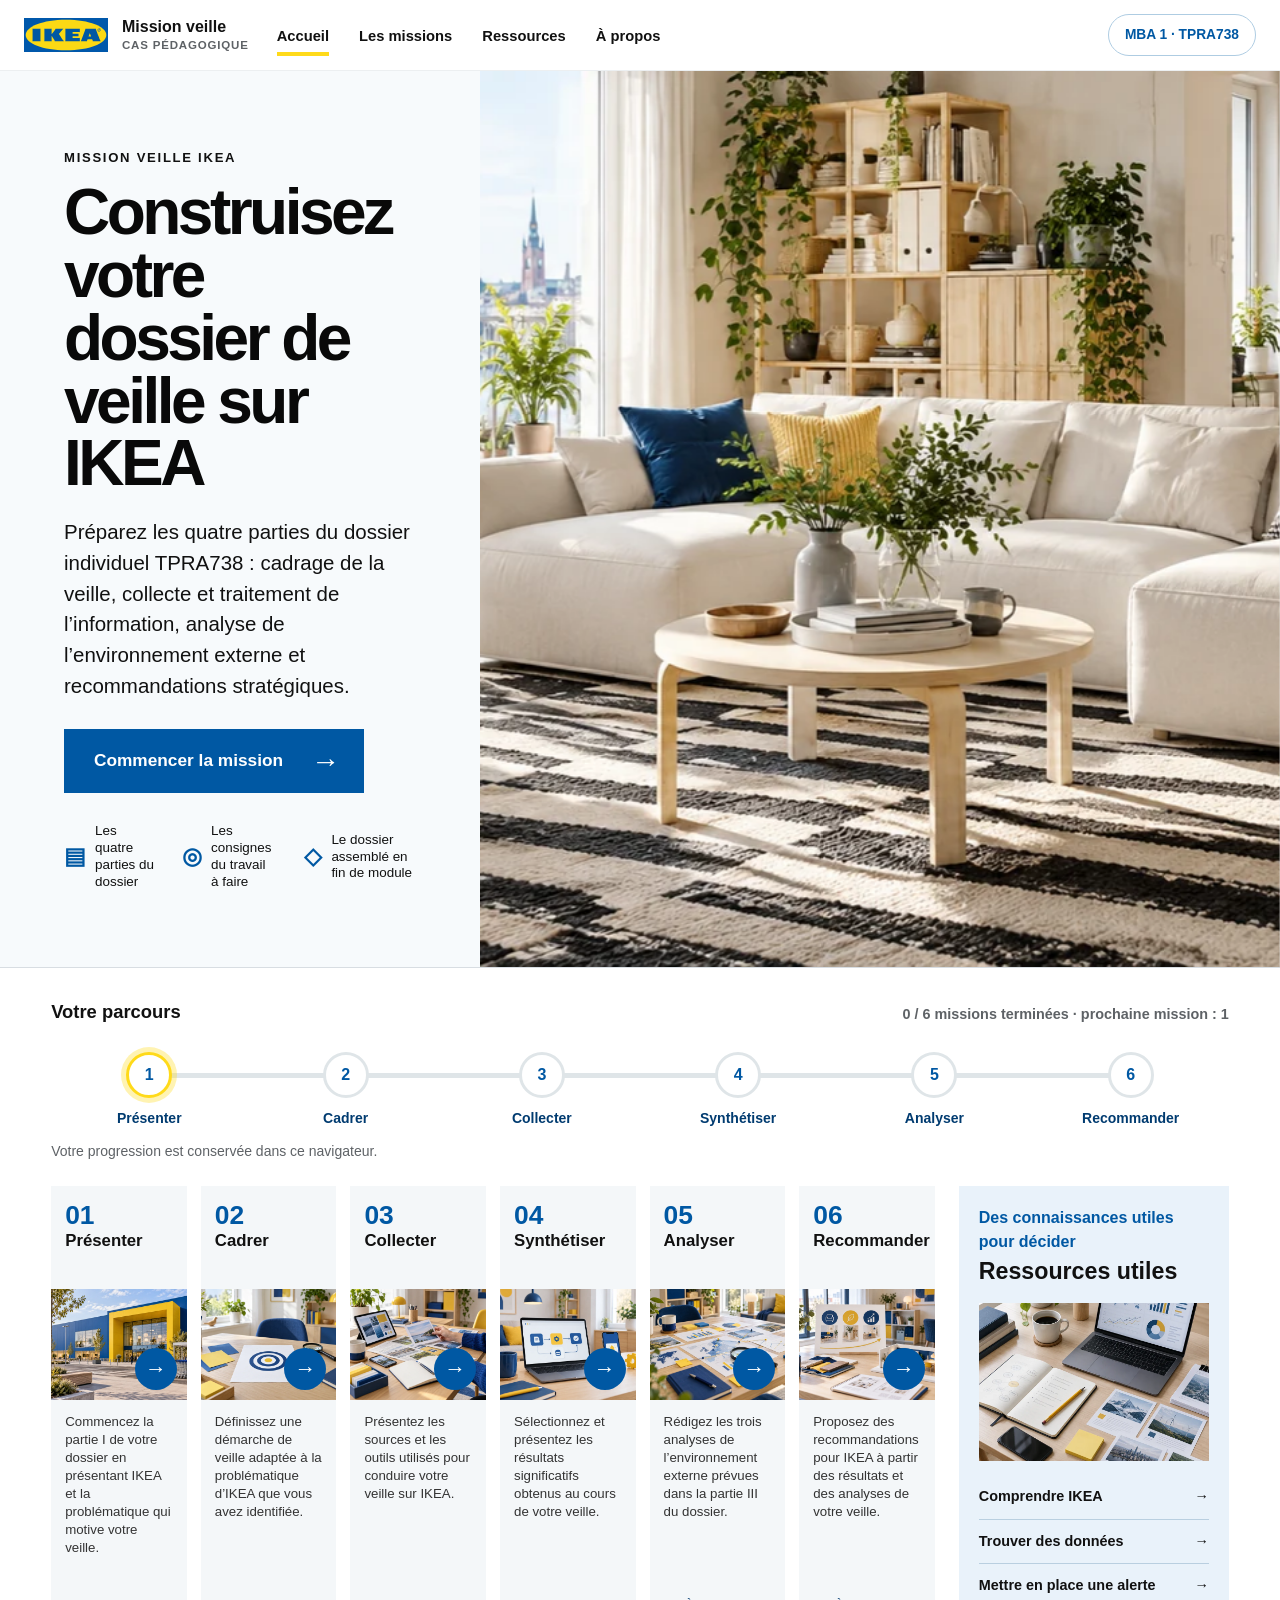
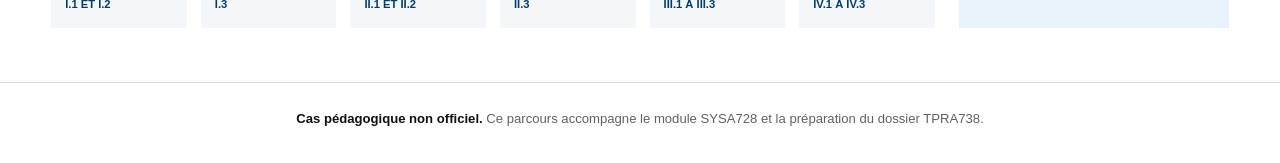
<file: index.html>
<!doctype html>
<html lang="fr">
<head>
  <meta charset="utf-8">
  <meta name="viewport" content="width=device-width, initial-scale=1">
  <title>Mission veille IKEA — Parcours étudiant</title>
  <meta name="description" content="Six étapes pour préparer les quatre parties du dossier individuel de veille stratégique TPRA738 sur IKEA.">
  <link rel="icon" type="image/svg+xml" href="data:image/svg+xml,%3Csvg xmlns='http://www.w3.org/2000/svg' viewBox='0 0 64 64'%3E%3Crect width='64' height='64' rx='12' fill='%230058a3'/%3E%3Cellipse cx='32' cy='32' rx='23' ry='15' fill='%23ffda1a'/%3E%3C/svg%3E">
  <link rel="stylesheet" href="styles.css">
<link rel="stylesheet" href="motion.css"></head>
<body>
  <a class="skip-link" href="#main">Aller au contenu</a>
  <header class="site-header">
    <div class="header-inner">
      <a class="brand" href="index.html"><img class="brand-logo" src="ikea-logo.svg" alt="IKEA"><span>Mission veille<small>Cas pédagogique</small></span></a>
      <nav class="main-nav" aria-label="Navigation principale">
        <a href="index.html" aria-current="page">Accueil</a>
        <a href="#missions">Les missions</a>
        <a href="#ressources">Ressources</a>
        <a href="#apropos">À propos</a>
      </nav>
      <span class="header-link">MBA 1 · TPRA738</span>
    </div>
  </header>

  <main id="main" class="home-main">
    <section class="home-hero" aria-labelledby="hero-title">
      <div class="hero-copy">
        <p class="eyebrow">Mission veille IKEA</p>
        <h1 id="hero-title">Construisez votre dossier de veille sur IKEA</h1>
        <p>Préparez les quatre parties du dossier individuel TPRA738 : cadrage de la veille, collecte et traitement de l’information, analyse de l’environnement externe et recommandations stratégiques.</p>
        <a class="primary-cta" href="etape-1.html"><span>Commencer la mission</span><span class="cta-arrow" aria-hidden="true">→</span></a>
        <div class="hero-benefits" aria-label="Les points forts du parcours">
          <span><b class="benefit-icon" aria-hidden="true">▤</b>Les quatre parties du dossier</span>
          <span><b class="benefit-icon" aria-hidden="true">◎</b>Les consignes du travail à faire</span>
          <span><b class="benefit-icon" aria-hidden="true">◇</b>Le dossier assemblé en fin de module</span>
        </div>
      </div>
      <div class="hero-visual"><img src="assets/hero-salon.webp" alt="Salon scandinave lumineux, aménagé avec du mobilier modulable et un fauteuil jaune"></div>
    </section>

    <section id="missions" class="journey-section" aria-labelledby="missions-title">
      <div class="journey-topline"><h2 id="missions-title">Votre parcours</h2><p>0 / 6 missions · commencez par l’étape 1</p></div>
      <div class="progress-line" aria-hidden="true"></div>
      <div class="journey-layout">
        <div class="journey-grid">
          <a class="journey-card" href="etape-1.html"><div class="card-heading"><span class="step-number">01</span><h3>Présenter</h3></div><div class="card-image"><img src="assets/mission-1.webp" alt="Entrée d’un magasin d’ameublement bleu et jaune à explorer"><span class="card-arrow" aria-hidden="true">→</span></div><p>Commencez la partie I de votre dossier en présentant IKEA et la problématique qui motive votre veille.</p><span class="course-tag">I.1 et I.2</span></a>
          <a class="journey-card" href="etape-2.html"><div class="card-heading"><span class="step-number">02</span><h3>Cadrer</h3></div><div class="card-image"><img src="assets/mission-2.webp" alt="Cible, loupe et outils pour cadrer une question de veille"><span class="card-arrow" aria-hidden="true">→</span></div><p>Définissez une démarche de veille adaptée à la problématique d’IKEA que vous avez identifiée.</p><span class="course-tag">I.3</span></a>
          <a class="journey-card" href="etape-3.html"><div class="card-heading"><span class="step-number">03</span><h3>Collecter</h3></div><div class="card-image"><img src="assets/mission-3.webp" alt="Sources variées rassemblées pour commencer la collecte"><span class="card-arrow" aria-hidden="true">→</span></div><p>Présentez les sources et les outils utilisés pour conduire votre veille sur IKEA.</p><span class="course-tag">II.1 et II.2</span></a>
          <a class="journey-card" href="etape-4.html"><div class="card-heading"><span class="step-number">04</span><h3>Synthétiser</h3></div><div class="card-image"><img src="assets/mission-4.webp" alt="Flux automatisé reliant ordinateur, données et notification"><span class="card-arrow" aria-hidden="true">→</span></div><p>Sélectionnez et présentez les résultats significatifs obtenus au cours de votre veille.</p><span class="course-tag">II.3</span></a>
          <a class="journey-card" href="etape-5.html"><div class="card-heading"><span class="step-number">05</span><h3>Analyser</h3></div><div class="card-image"><img src="assets/mission-5.webp" alt="Informations, graphiques et tendances croisés sur une table"><span class="card-arrow" aria-hidden="true">→</span></div><p>Rédigez les trois analyses de l’environnement externe prévues dans la partie III du dossier.</p><span class="course-tag">III.1 à III.3</span></a>
          <a class="journey-card" href="etape-6.html"><div class="card-heading"><span class="step-number">06</span><h3>Recommander</h3></div><div class="card-image"><img src="assets/mission-6.webp" alt="Planche de recommandations et maquette d’un espace aménagé"><span class="card-arrow" aria-hidden="true">→</span></div><p>Proposez des recommandations pour IKEA à partir des résultats et des analyses de votre veille.</p><span class="course-tag">IV.1 à IV.3</span></a>
        </div>
        <aside id="ressources" class="resource-teaser" aria-labelledby="resource-title">
          <p class="blue-kicker">Des connaissances utiles pour décider</p>
          <h2 id="resource-title">Ressources utiles</h2>
          <img src="assets/veille-bureau.webp" alt="Bureau de veille avec ordinateur, carnet et documents">
          <a href="https://www.ikea.com/fr/fr/this-is-ikea/" target="_blank" rel="noopener noreferrer"><span>Comprendre IKEA</span><span aria-hidden="true">→</span></a>
          <a href="https://www.insee.fr/fr/statistiques" target="_blank" rel="noopener noreferrer"><span>Trouver des données</span><span aria-hidden="true">→</span></a>
          <a href="https://www.google.com/alerts" target="_blank" rel="noopener noreferrer"><span>Mettre en place une alerte</span><span aria-hidden="true">→</span></a>
        </aside>
      </div>
    </section>
  </main>

  <footer id="apropos" class="site-footer"><strong>Cas pédagogique non officiel.</strong> Ce parcours accompagne le module SYSA728 et la préparation du dossier TPRA738.</footer>
<script src="motion.js"></script></body>
</html>
</file>
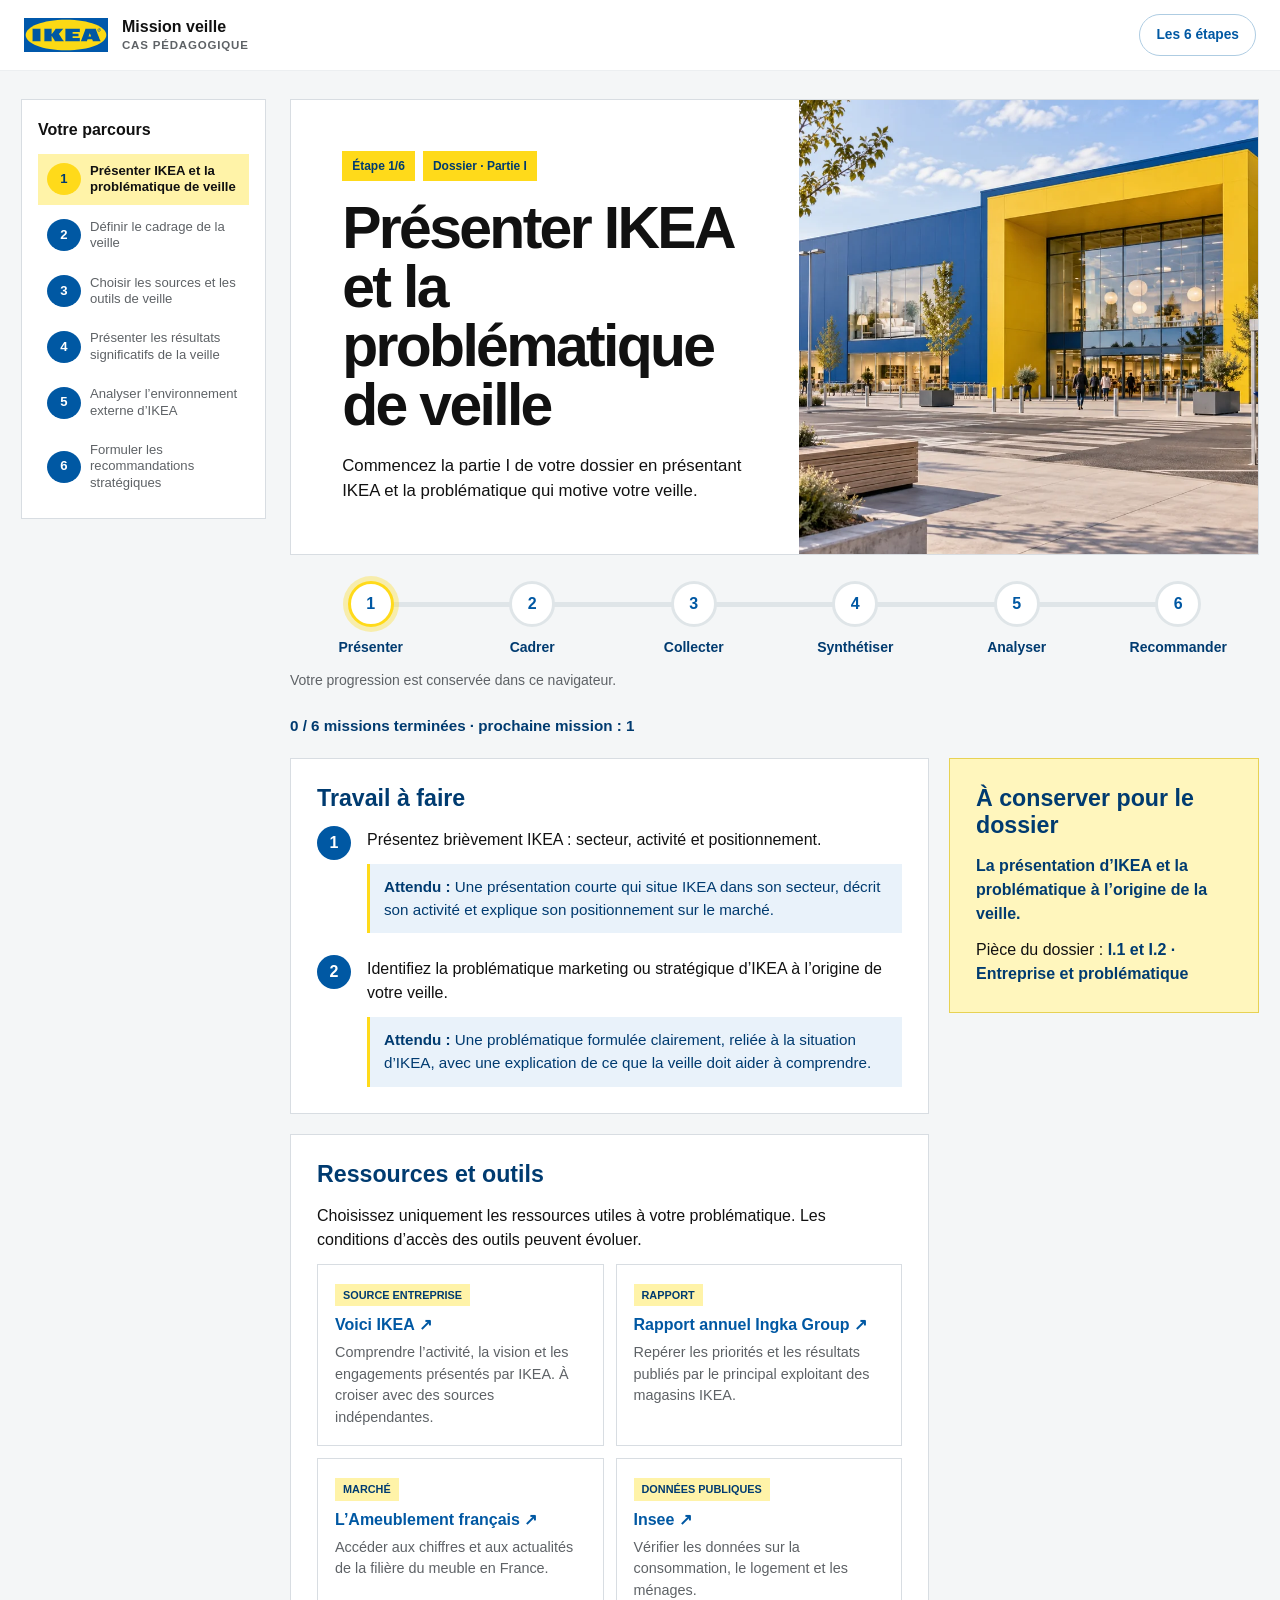
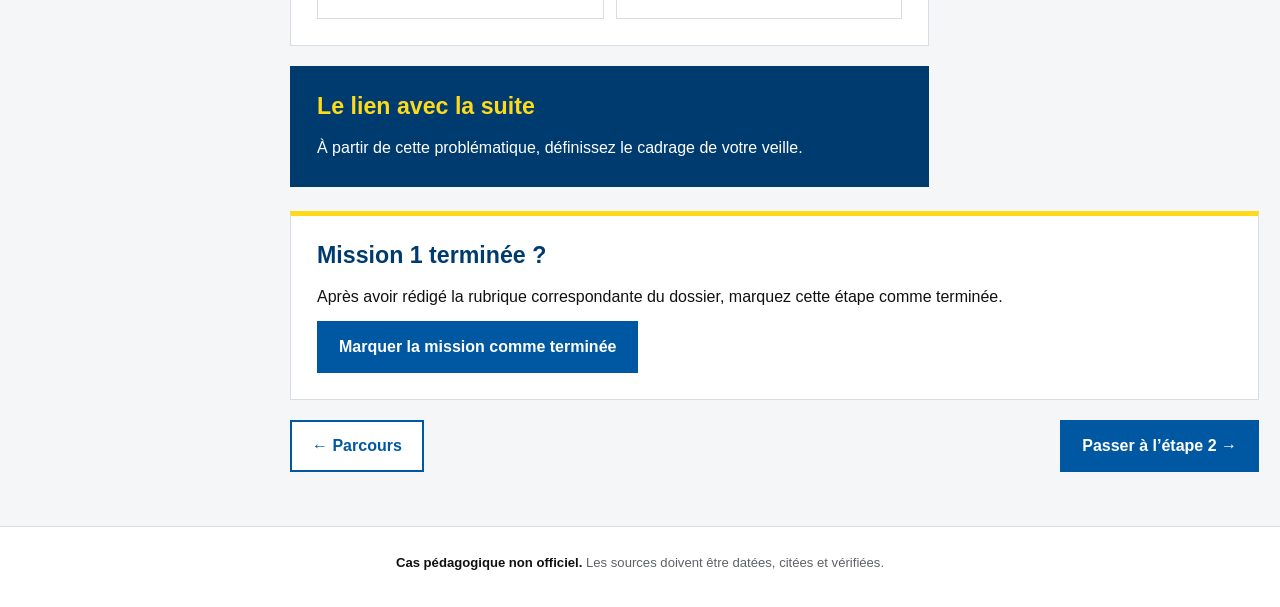
<file: etape-1.html>
<!doctype html><html lang="fr"><head><meta charset="utf-8"><meta name="viewport" content="width=device-width,initial-scale=1"><meta name="description" content="Étape 1 du dossier de veille stratégique IKEA."><link rel="icon" type="image/svg+xml" href="data:image/svg+xml,%3Csvg xmlns='http://www.w3.org/2000/svg' viewBox='0 0 64 64'%3E%3Crect width='64' height='64' rx='16' fill='%230058a3'/%3E%3Cellipse cx='32' cy='32' rx='23' ry='15' fill='%23ffda1a'/%3E%3C/svg%3E"><link rel="stylesheet" href="styles.css"><title>Étape 1 | Mission veille IKEA</title><link rel="stylesheet" href="motion.css"></head><body data-step="1"><a class="skip-link" href="#step-root">Aller au contenu</a><header class="site-header"><div class="header-inner"><a class="brand" href="index.html"><img class="brand-logo" src="ikea-logo.svg" alt="IKEA"><span>Mission veille<small>Cas pédagogique</small></span></a><a class="header-link" href="index.html">Les 6 étapes</a></div></header><main id="step-root"></main><footer class="site-footer"><strong>Cas pédagogique non officiel.</strong> Les sources doivent être datées, citées et vérifiées.</footer><script src="app.js"></script><script src="motion.js"></script></body></html>
</file>
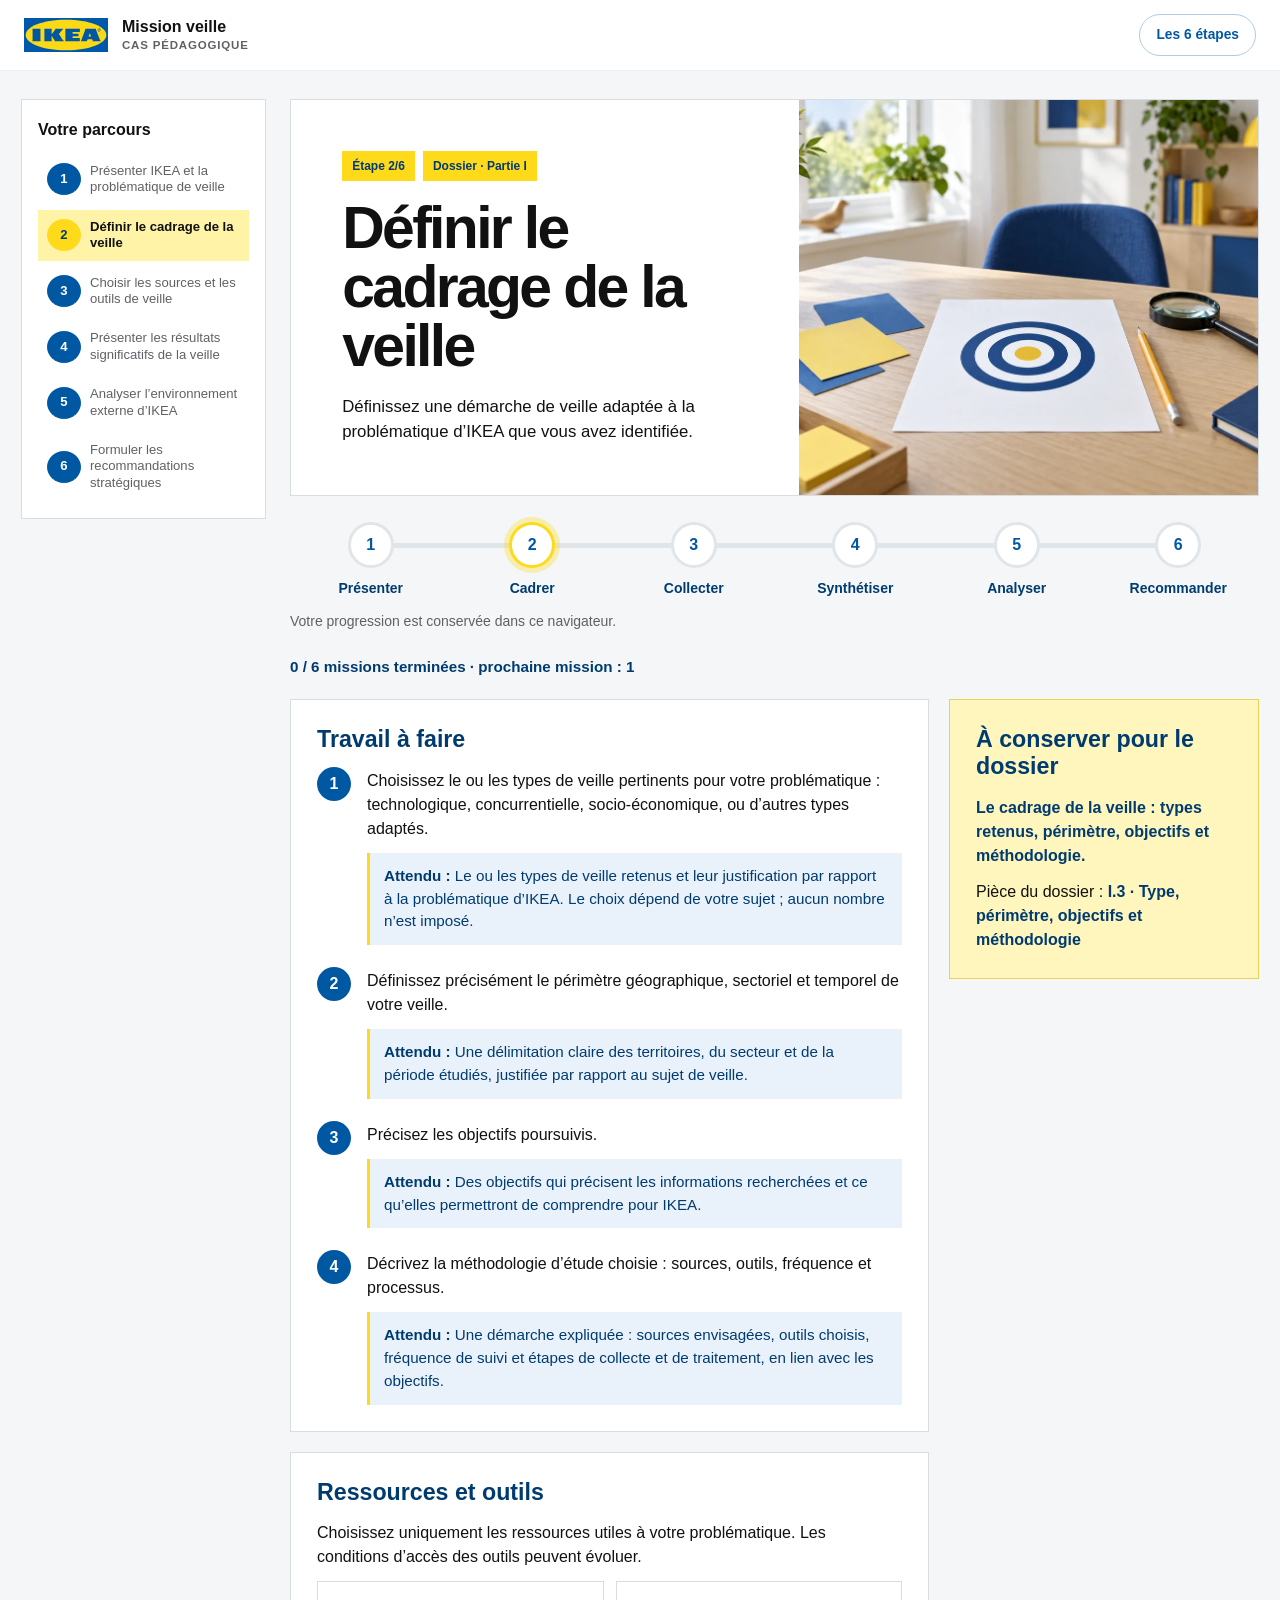
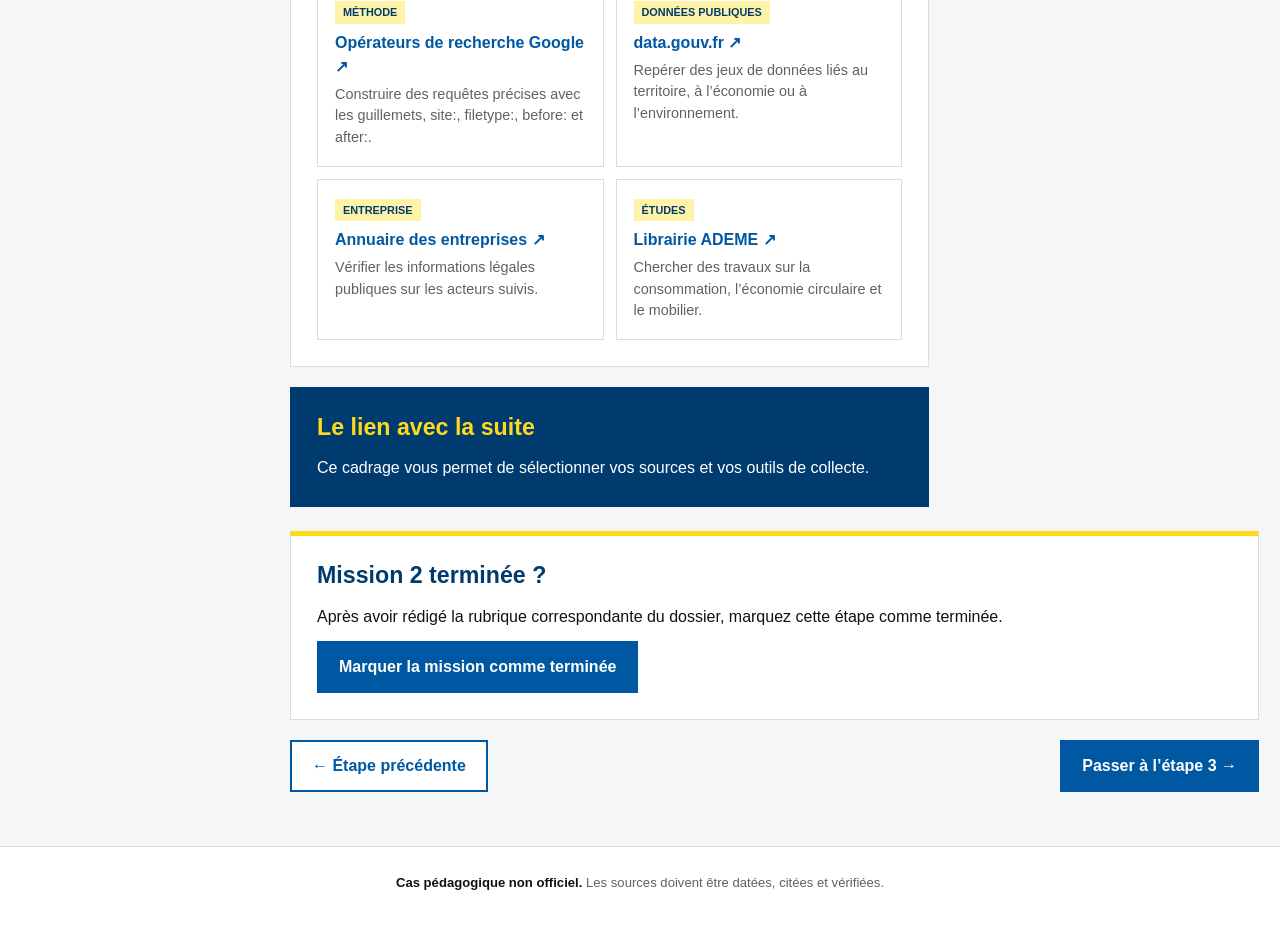
<file: etape-2.html>
<!doctype html><html lang="fr"><head><meta charset="utf-8"><meta name="viewport" content="width=device-width,initial-scale=1"><meta name="description" content="Étape 2 du dossier de veille stratégique IKEA."><link rel="icon" type="image/svg+xml" href="data:image/svg+xml,%3Csvg xmlns='http://www.w3.org/2000/svg' viewBox='0 0 64 64'%3E%3Crect width='64' height='64' rx='16' fill='%230058a3'/%3E%3Cellipse cx='32' cy='32' rx='23' ry='15' fill='%23ffda1a'/%3E%3C/svg%3E"><link rel="stylesheet" href="styles.css"><title>Étape 2 | Mission veille IKEA</title><link rel="stylesheet" href="motion.css"></head><body data-step="2"><a class="skip-link" href="#step-root">Aller au contenu</a><header class="site-header"><div class="header-inner"><a class="brand" href="index.html"><img class="brand-logo" src="ikea-logo.svg" alt="IKEA"><span>Mission veille<small>Cas pédagogique</small></span></a><a class="header-link" href="index.html">Les 6 étapes</a></div></header><main id="step-root"></main><footer class="site-footer"><strong>Cas pédagogique non officiel.</strong> Les sources doivent être datées, citées et vérifiées.</footer><script src="app.js"></script><script src="motion.js"></script></body></html>
</file>
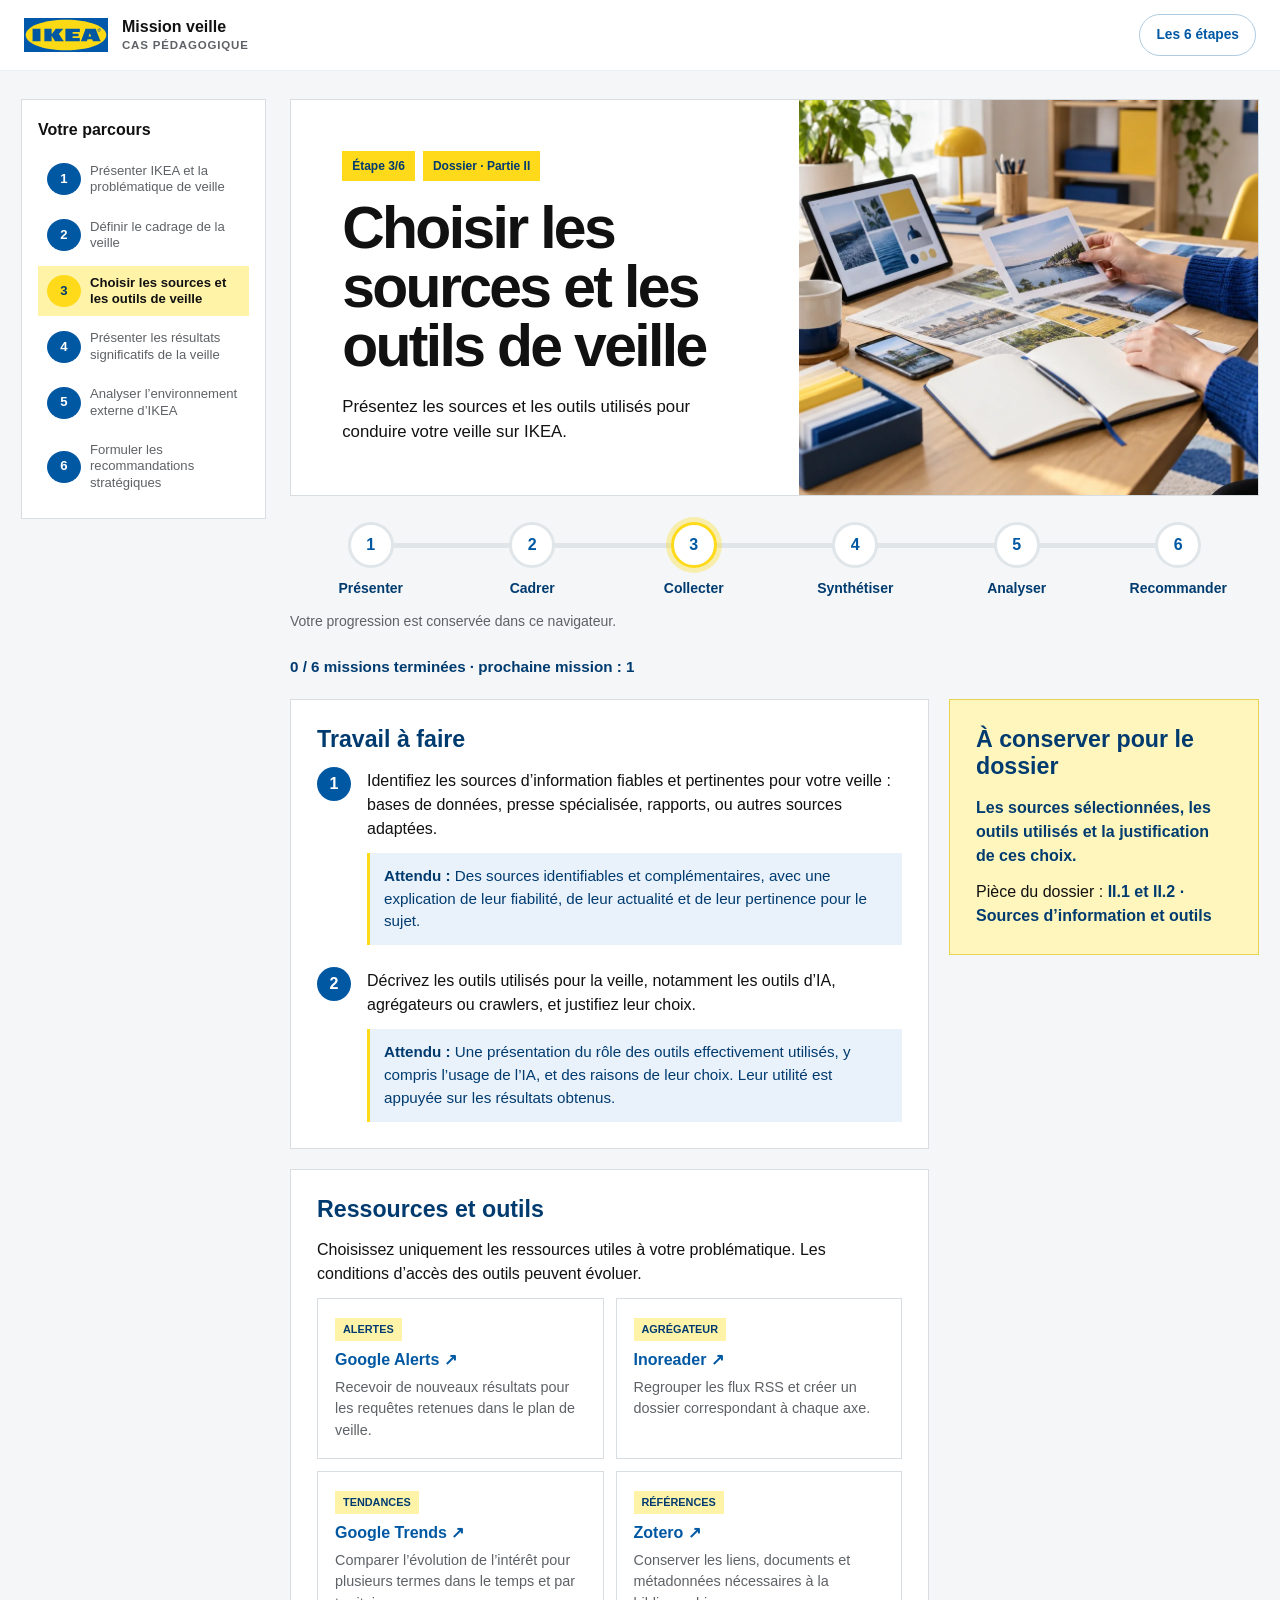
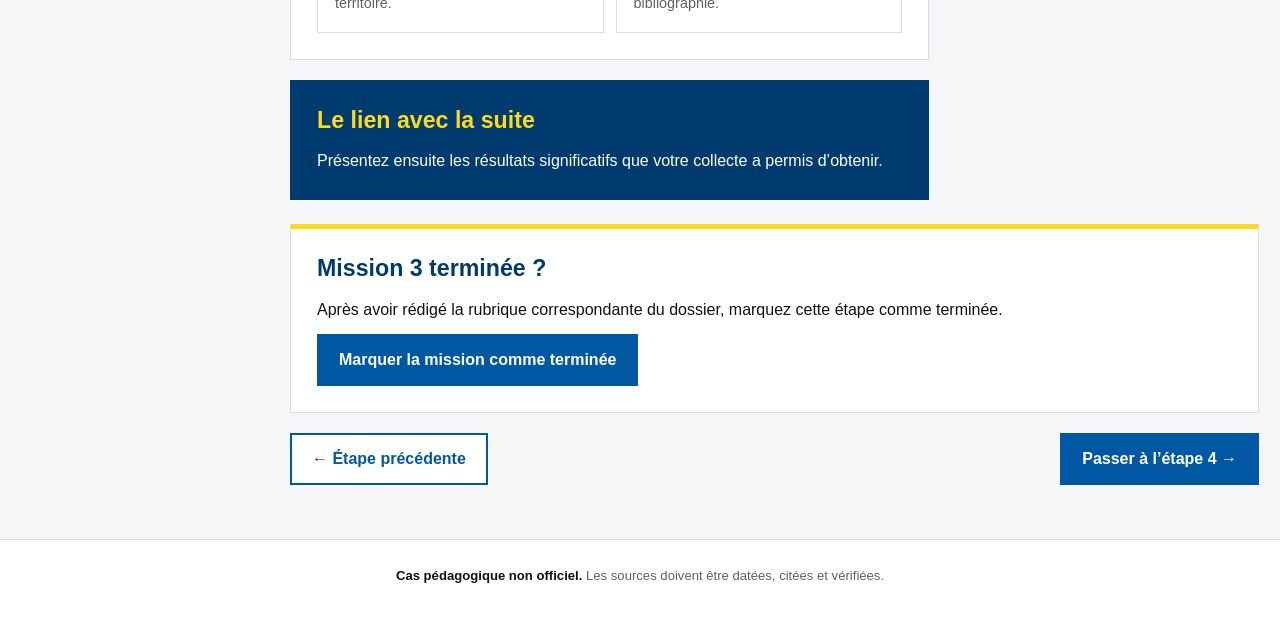
<file: etape-3.html>
<!doctype html><html lang="fr"><head><meta charset="utf-8"><meta name="viewport" content="width=device-width,initial-scale=1"><meta name="description" content="Étape 3 du dossier de veille stratégique IKEA."><link rel="icon" type="image/svg+xml" href="data:image/svg+xml,%3Csvg xmlns='http://www.w3.org/2000/svg' viewBox='0 0 64 64'%3E%3Crect width='64' height='64' rx='16' fill='%230058a3'/%3E%3Cellipse cx='32' cy='32' rx='23' ry='15' fill='%23ffda1a'/%3E%3C/svg%3E"><link rel="stylesheet" href="styles.css"><title>Étape 3 | Mission veille IKEA</title><link rel="stylesheet" href="motion.css"></head><body data-step="3"><a class="skip-link" href="#step-root">Aller au contenu</a><header class="site-header"><div class="header-inner"><a class="brand" href="index.html"><img class="brand-logo" src="ikea-logo.svg" alt="IKEA"><span>Mission veille<small>Cas pédagogique</small></span></a><a class="header-link" href="index.html">Les 6 étapes</a></div></header><main id="step-root"></main><footer class="site-footer"><strong>Cas pédagogique non officiel.</strong> Les sources doivent être datées, citées et vérifiées.</footer><script src="app.js"></script><script src="motion.js"></script></body></html>
</file>
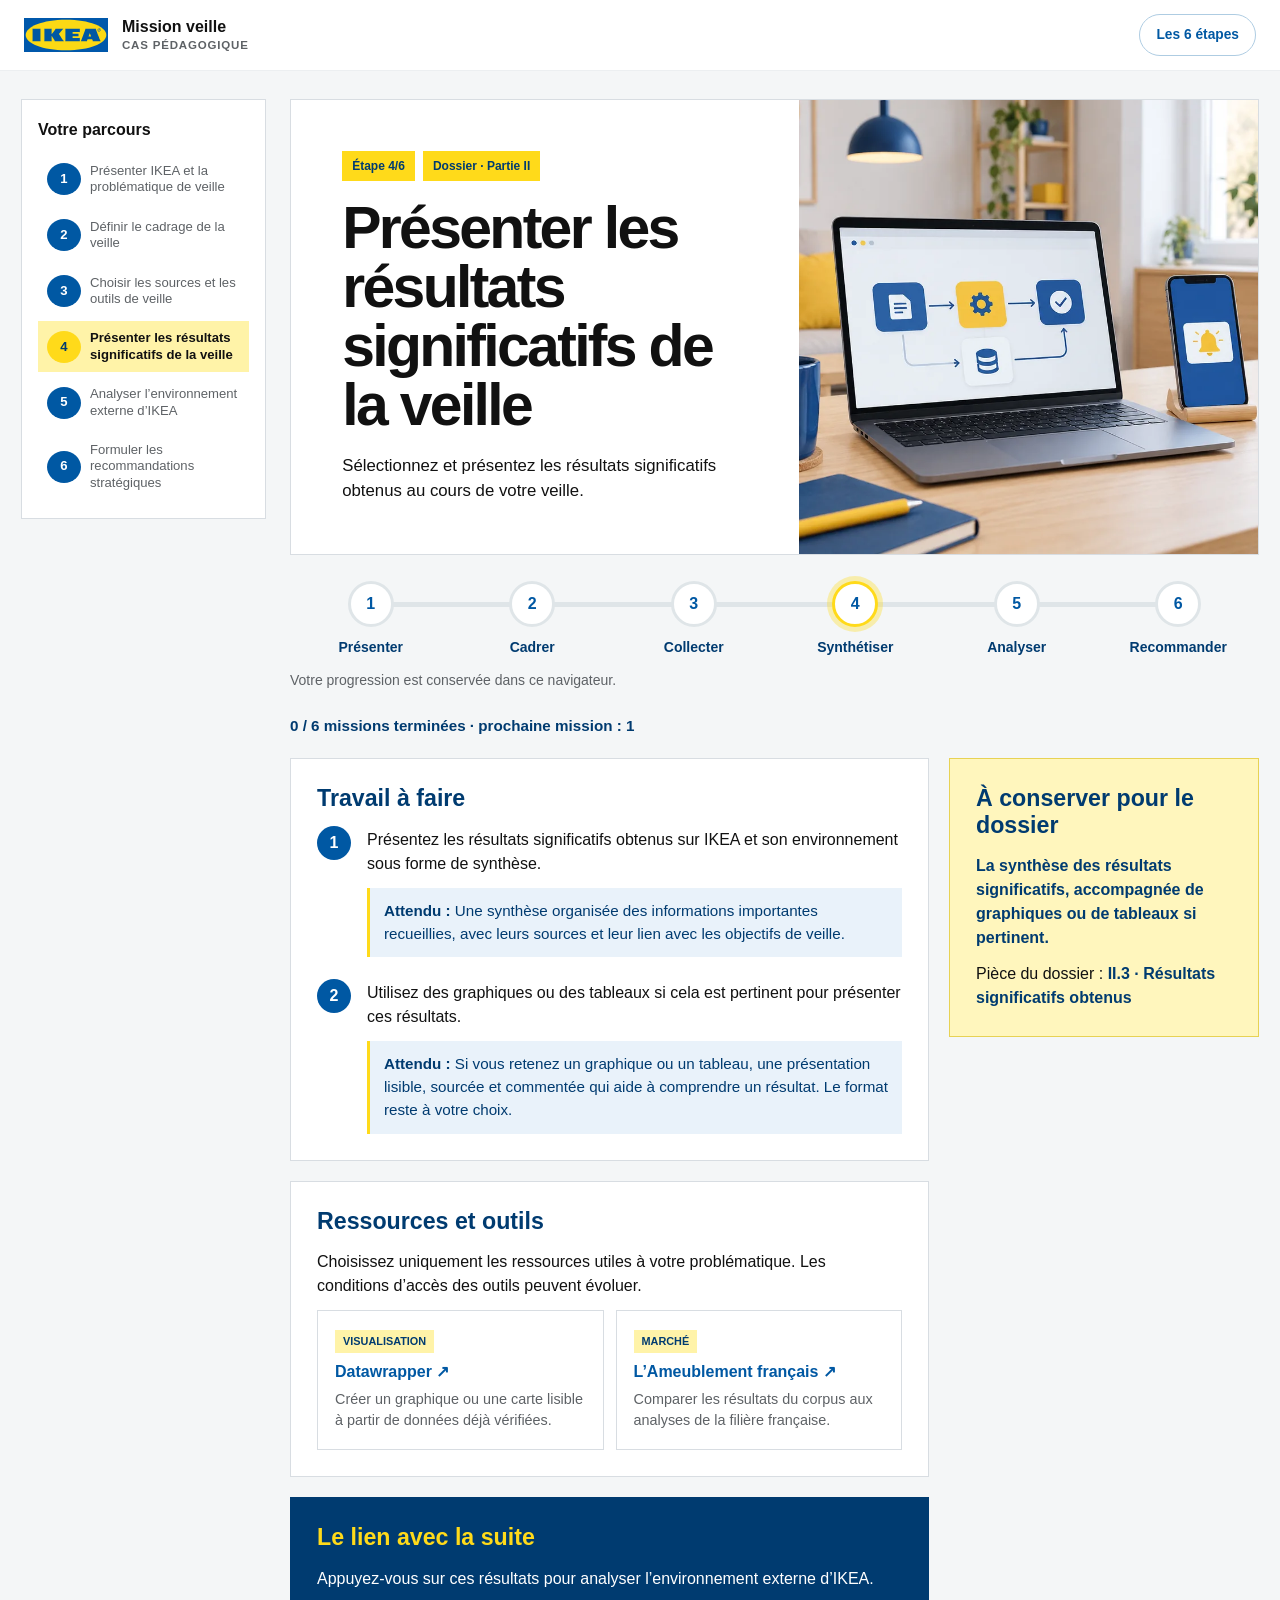
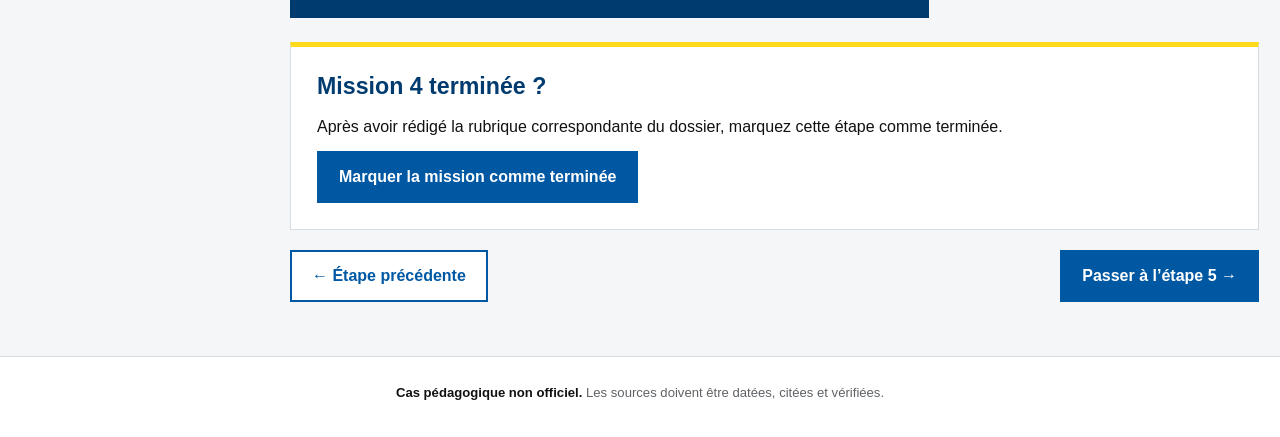
<file: etape-4.html>
<!doctype html><html lang="fr"><head><meta charset="utf-8"><meta name="viewport" content="width=device-width,initial-scale=1"><meta name="description" content="Étape 4 du dossier de veille stratégique IKEA."><link rel="icon" type="image/svg+xml" href="data:image/svg+xml,%3Csvg xmlns='http://www.w3.org/2000/svg' viewBox='0 0 64 64'%3E%3Crect width='64' height='64' rx='16' fill='%230058a3'/%3E%3Cellipse cx='32' cy='32' rx='23' ry='15' fill='%23ffda1a'/%3E%3C/svg%3E"><link rel="stylesheet" href="styles.css"><title>Étape 4 | Mission veille IKEA</title><link rel="stylesheet" href="motion.css"></head><body data-step="4"><a class="skip-link" href="#step-root">Aller au contenu</a><header class="site-header"><div class="header-inner"><a class="brand" href="index.html"><img class="brand-logo" src="ikea-logo.svg" alt="IKEA"><span>Mission veille<small>Cas pédagogique</small></span></a><a class="header-link" href="index.html">Les 6 étapes</a></div></header><main id="step-root"></main><footer class="site-footer"><strong>Cas pédagogique non officiel.</strong> Les sources doivent être datées, citées et vérifiées.</footer><script src="app.js"></script><script src="motion.js"></script></body></html>
</file>
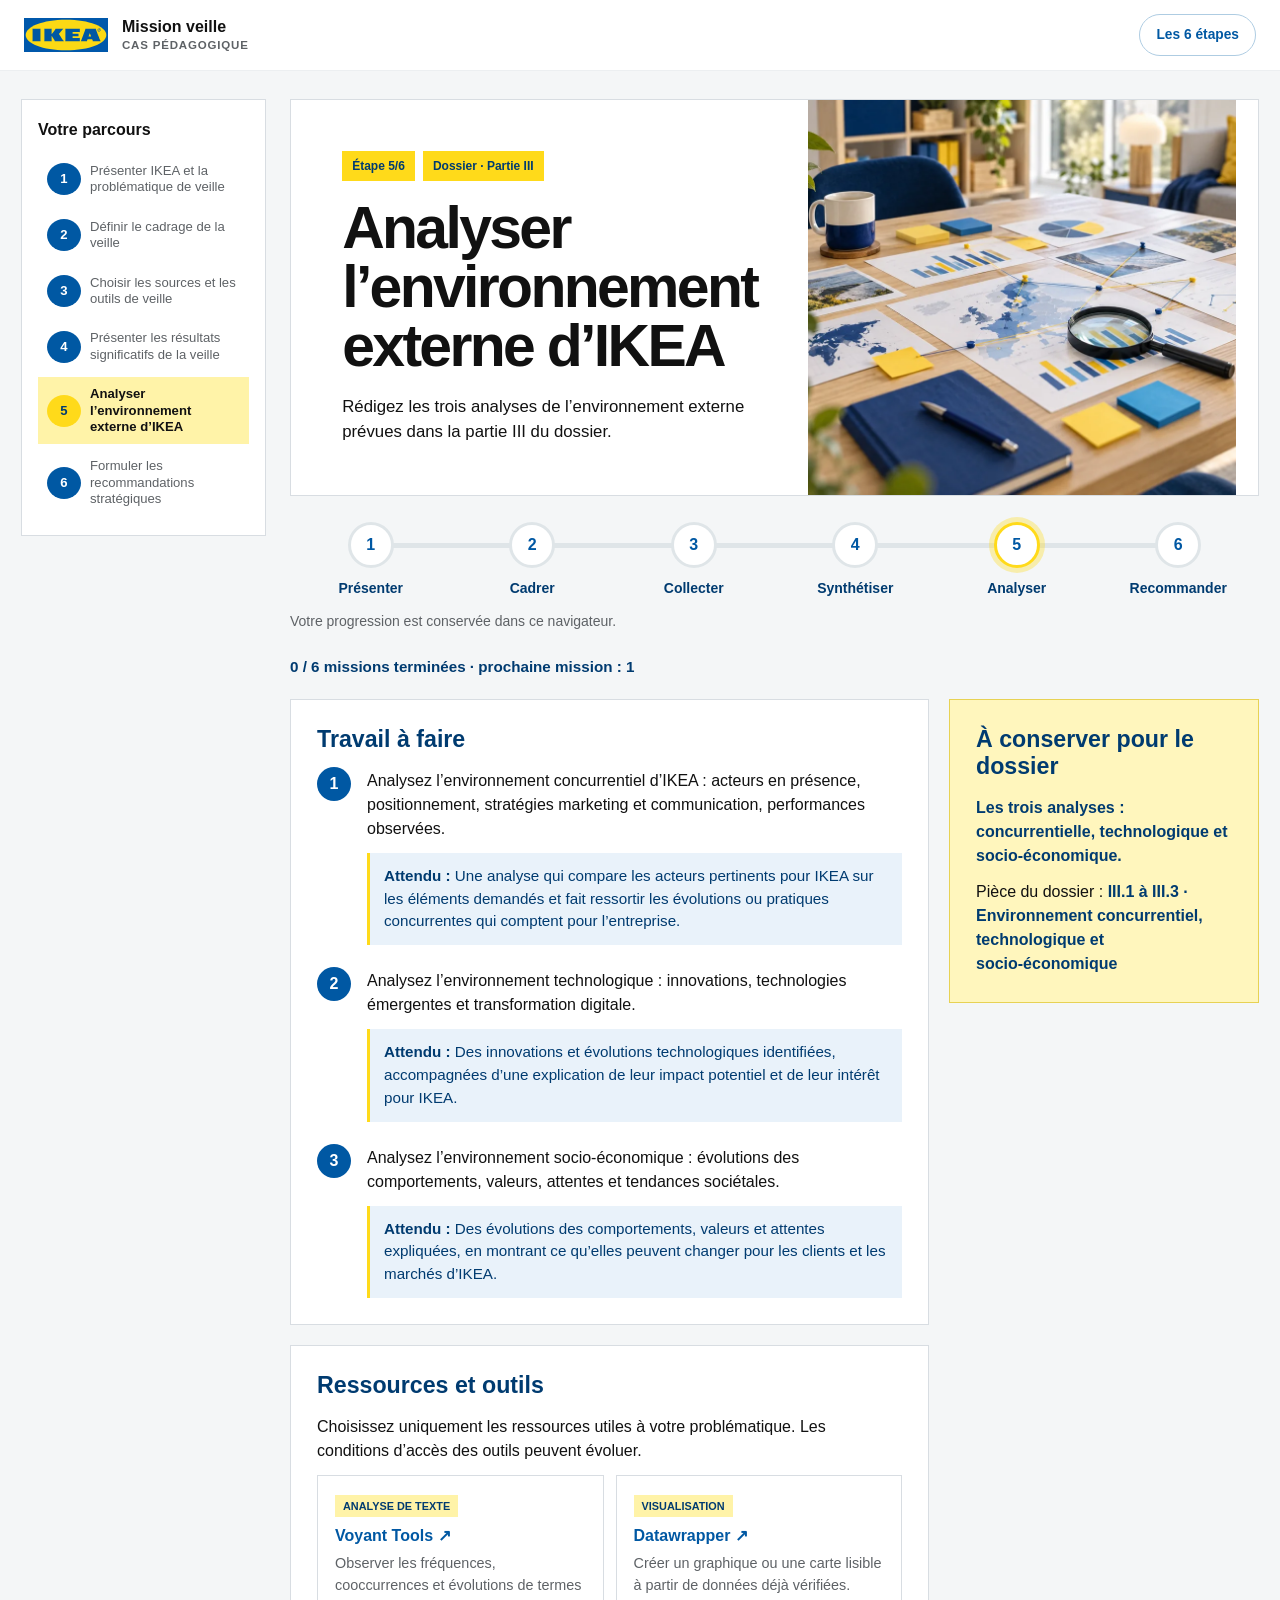
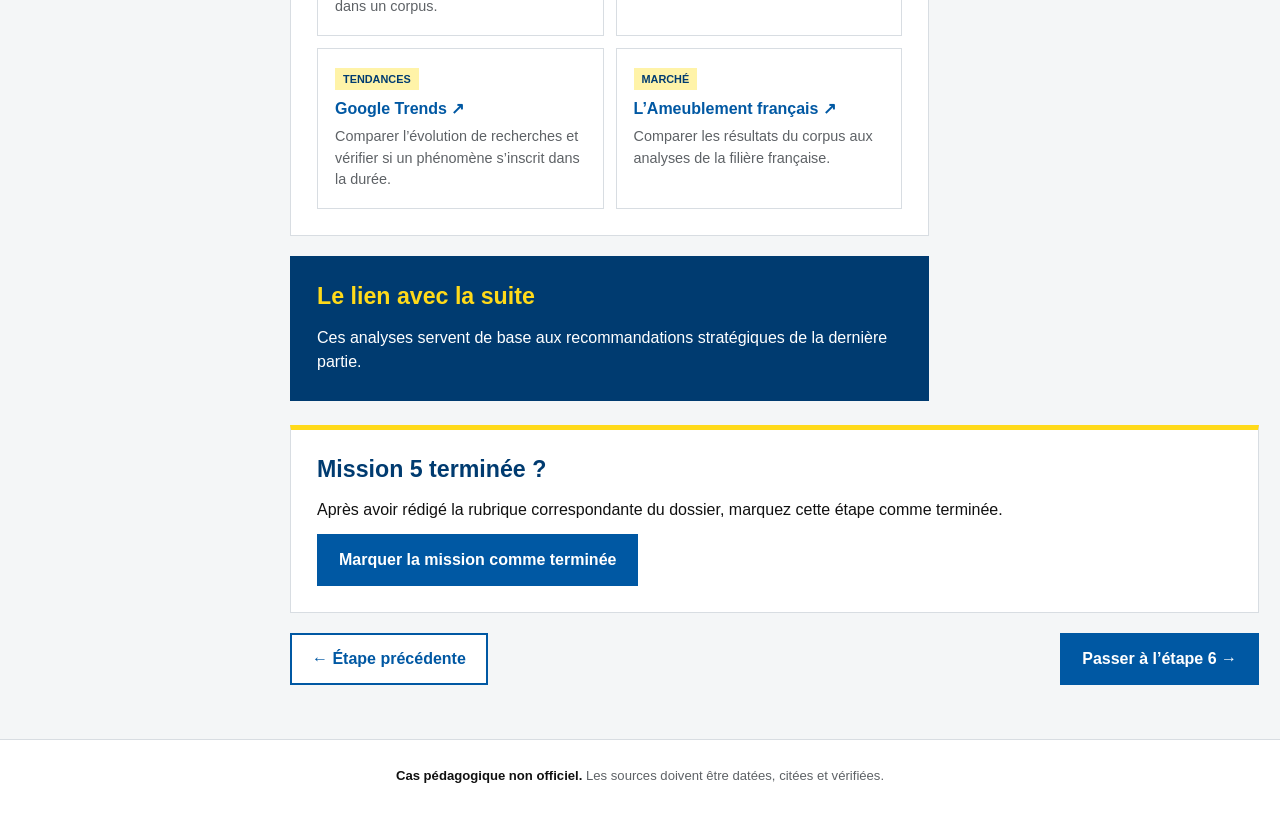
<file: etape-5.html>
<!doctype html><html lang="fr"><head><meta charset="utf-8"><meta name="viewport" content="width=device-width,initial-scale=1"><meta name="description" content="Étape 5 du dossier de veille stratégique IKEA."><link rel="icon" type="image/svg+xml" href="data:image/svg+xml,%3Csvg xmlns='http://www.w3.org/2000/svg' viewBox='0 0 64 64'%3E%3Crect width='64' height='64' rx='16' fill='%230058a3'/%3E%3Cellipse cx='32' cy='32' rx='23' ry='15' fill='%23ffda1a'/%3E%3C/svg%3E"><link rel="stylesheet" href="styles.css"><title>Étape 5 | Mission veille IKEA</title><link rel="stylesheet" href="motion.css"></head><body data-step="5"><a class="skip-link" href="#step-root">Aller au contenu</a><header class="site-header"><div class="header-inner"><a class="brand" href="index.html"><img class="brand-logo" src="ikea-logo.svg" alt="IKEA"><span>Mission veille<small>Cas pédagogique</small></span></a><a class="header-link" href="index.html">Les 6 étapes</a></div></header><main id="step-root"></main><footer class="site-footer"><strong>Cas pédagogique non officiel.</strong> Les sources doivent être datées, citées et vérifiées.</footer><script src="app.js"></script><script src="motion.js"></script></body></html>
</file>
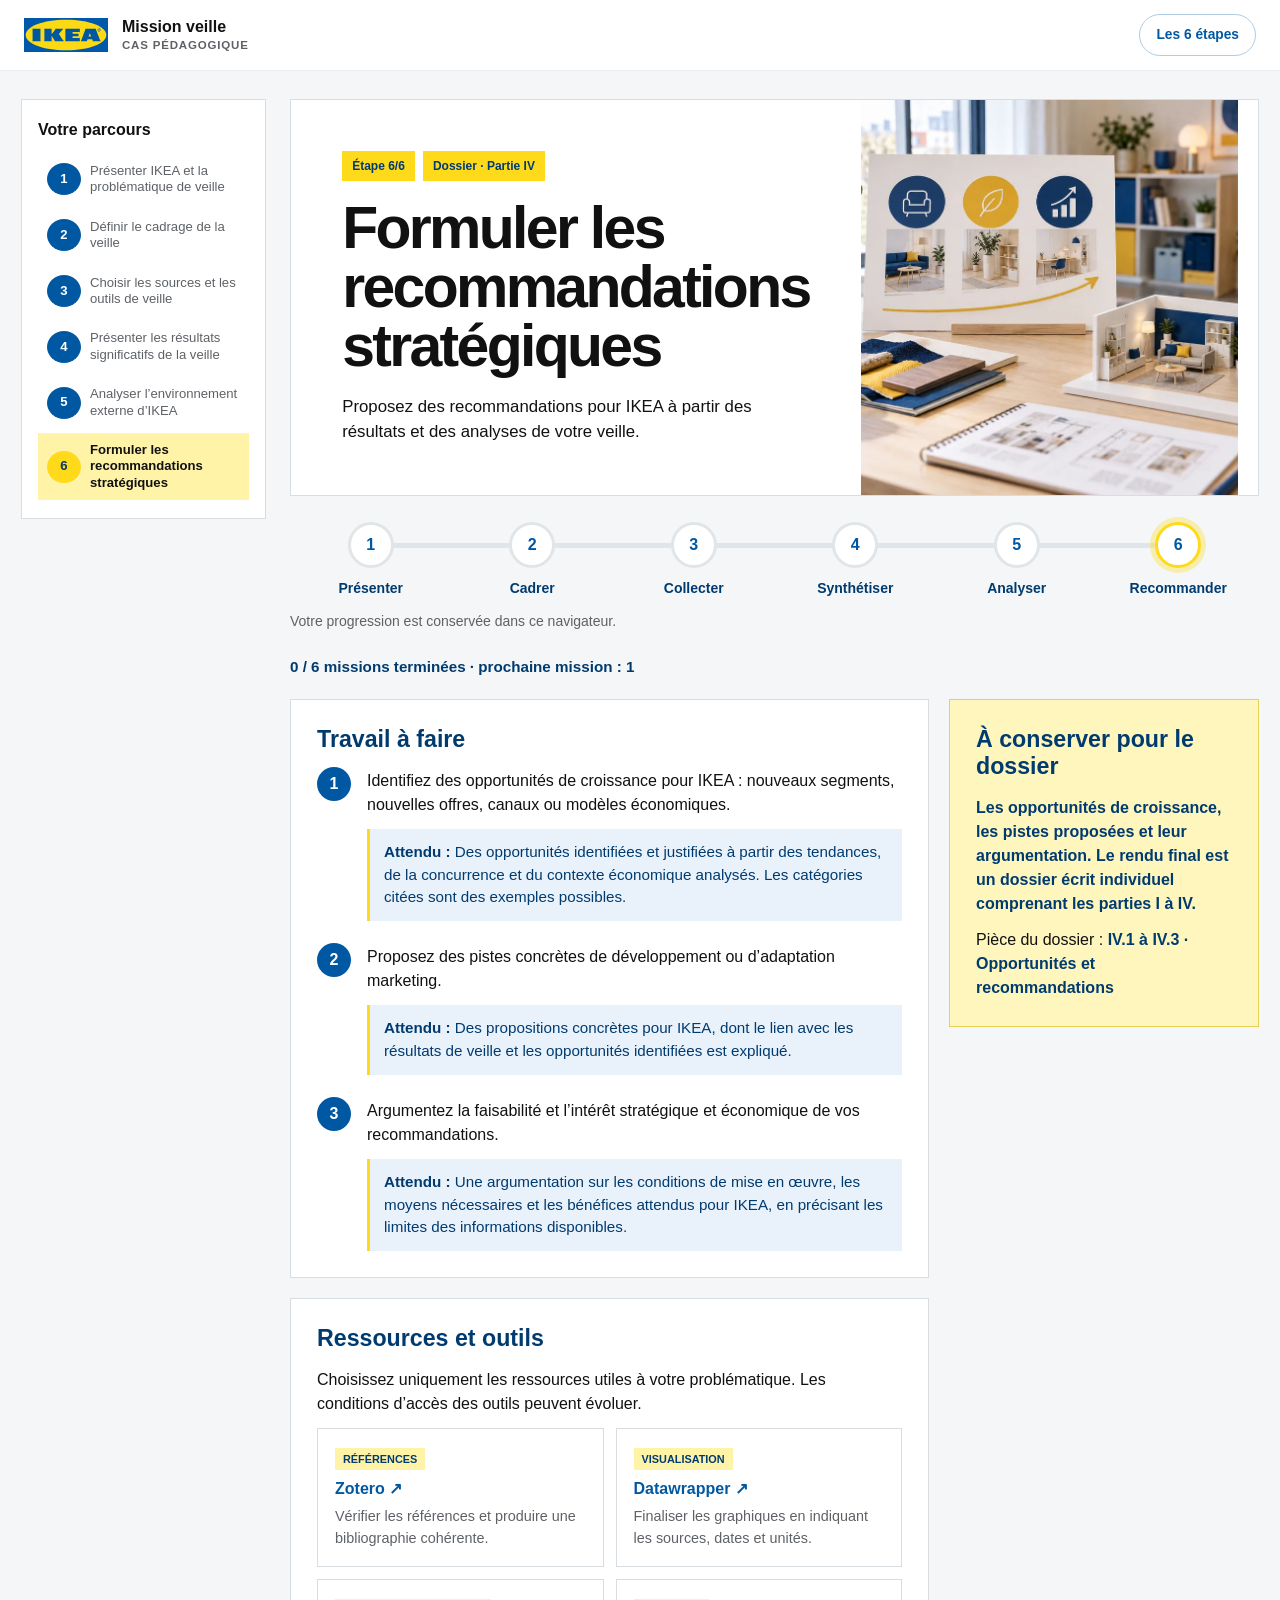
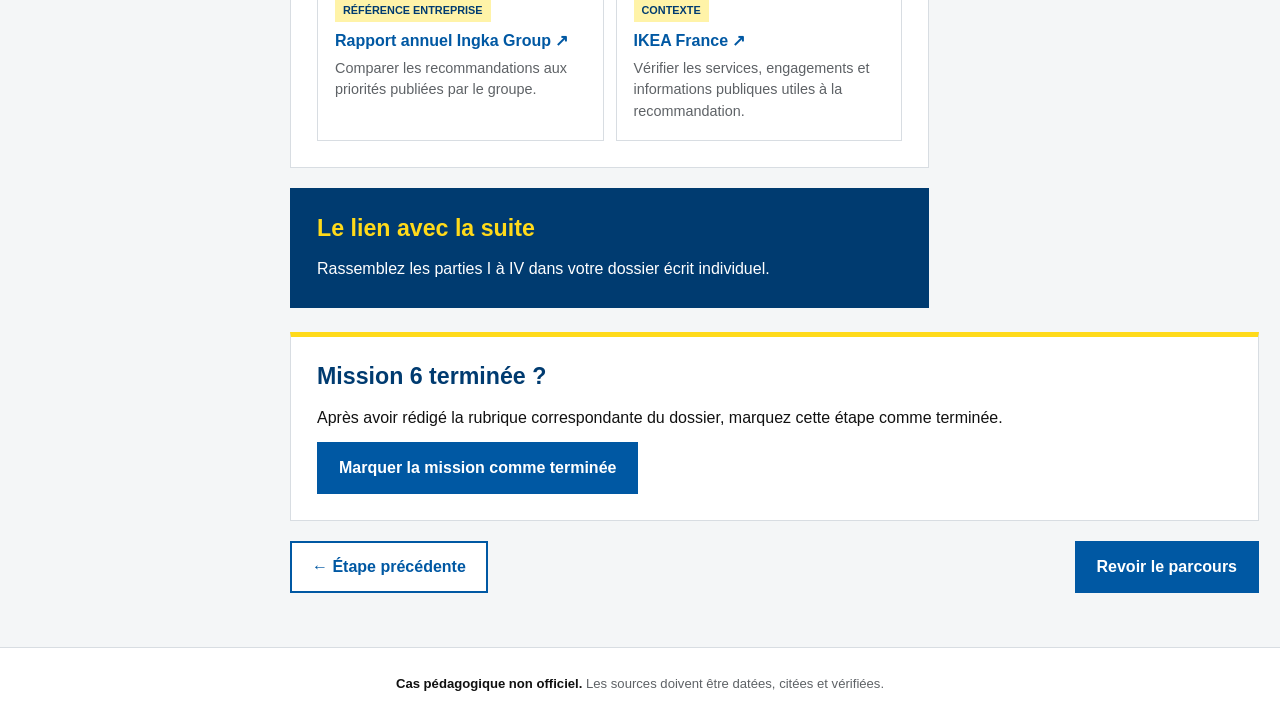
<file: etape-6.html>
<!doctype html><html lang="fr"><head><meta charset="utf-8"><meta name="viewport" content="width=device-width,initial-scale=1"><meta name="description" content="Étape 6 du dossier de veille stratégique IKEA."><link rel="icon" type="image/svg+xml" href="data:image/svg+xml,%3Csvg xmlns='http://www.w3.org/2000/svg' viewBox='0 0 64 64'%3E%3Crect width='64' height='64' rx='16' fill='%230058a3'/%3E%3Cellipse cx='32' cy='32' rx='23' ry='15' fill='%23ffda1a'/%3E%3C/svg%3E"><link rel="stylesheet" href="styles.css"><title>Étape 6 | Mission veille IKEA</title><link rel="stylesheet" href="motion.css"></head><body data-step="6"><a class="skip-link" href="#step-root">Aller au contenu</a><header class="site-header"><div class="header-inner"><a class="brand" href="index.html"><img class="brand-logo" src="ikea-logo.svg" alt="IKEA"><span>Mission veille<small>Cas pédagogique</small></span></a><a class="header-link" href="index.html">Les 6 étapes</a></div></header><main id="step-root"></main><footer class="site-footer"><strong>Cas pédagogique non officiel.</strong> Les sources doivent être datées, citées et vérifiées.</footer><script src="app.js"></script><script src="motion.js"></script></body></html>
</file>
<file: styles.css>
:root { --blue:#0058a3; --blue-dark:#003b70; --blue-soft:#e9f2fa; --yellow:#ffda1a; --ink:#111; --muted:#5e6266; --line:#d8dde2; --paper:#fff; --bg:#f4f6f7; --green:#167a55; --shadow:0 12px 30px rgba(0,39,78,.09); }
*{box-sizing:border-box} html{scroll-behavior:smooth} body{margin:0;color:var(--ink);background:var(--bg);font-family:"Segoe UI",Arial,Helvetica,sans-serif;font-size:16px;line-height:1.5} img{display:block;max-width:100%} a{color:inherit} a:focus-visible,summary:focus-visible{outline:4px solid rgba(255,218,26,.9);outline-offset:3px}
.skip-link{position:fixed;left:16px;top:-80px;z-index:100;padding:10px 16px;color:#fff;background:var(--blue-dark)} .skip-link:focus{top:16px}
.site-header{position:sticky;top:0;z-index:30;background:rgba(255,255,255,.97);border-bottom:1px solid #eceff1;backdrop-filter:blur(10px)}
.header-inner{width:min(1500px,calc(100% - 48px));min-height:70px;margin:auto;display:flex;align-items:center;justify-content:space-between;gap:28px}
.brand{display:inline-flex;align-items:center;gap:14px;text-decoration:none;font-weight:800;line-height:1.1}.brand-logo{width:84px;height:42px;object-fit:contain}.brand small{display:block;margin-top:4px;color:var(--muted);font-size:.72rem;font-weight:650;letter-spacing:.07em;text-transform:uppercase}
.main-nav{display:flex;align-items:center;gap:30px;margin-right:auto}.main-nav a{position:relative;padding:24px 0 21px;font-size:.92rem;font-weight:700;text-decoration:none}.main-nav a:hover::after,.main-nav a[aria-current="page"]::after{content:"";position:absolute;left:0;right:0;bottom:13px;height:4px;background:var(--yellow)}
.header-link{padding:10px 16px;color:var(--blue);border:1px solid #aecce2;border-radius:999px;font-size:.86rem;font-weight:800;text-decoration:none}
.home-main{background:#fff}.home-hero{min-height:470px;display:grid;grid-template-columns:minmax(480px,.75fr) minmax(620px,1.25fr);border-bottom:1px solid var(--line)}
.hero-copy{padding:clamp(46px,6vw,92px) clamp(30px,5vw,78px);display:flex;flex-direction:column;justify-content:center;background:#f7fafc}.eyebrow{margin:0 0 14px;font-size:.82rem;font-weight:900;letter-spacing:.13em;text-transform:uppercase}.hero-copy h1{max-width:670px;margin:0;color:#090909;font-size:clamp(3rem,5vw,5.4rem);line-height:.98;letter-spacing:-.055em}.hero-copy>p:not(.eyebrow){max-width:630px;margin:22px 0 0;font-size:clamp(1.05rem,1.6vw,1.35rem)}
.primary-cta{width:fit-content;min-width:300px;min-height:64px;margin-top:28px;padding:0 24px 0 30px;display:inline-flex;align-items:center;justify-content:space-between;gap:28px;color:#fff;background:var(--blue);font-size:1.08rem;font-weight:800;text-decoration:none}.primary-cta:hover{background:var(--blue-dark)}.cta-arrow{font-size:1.8rem;line-height:1}.hero-benefits{display:flex;gap:28px;margin-top:30px}.hero-benefits span{max-width:150px;display:flex;align-items:center;gap:9px;font-size:.84rem;line-height:1.25}.benefit-icon{color:var(--blue);font-size:1.45rem;font-weight:900}.hero-visual{min-height:470px;overflow:hidden;background:#eee}.hero-visual img{width:100%;height:100%;object-fit:cover;object-position:center}
.journey-section{padding:30px clamp(24px,4vw,64px) 54px;background:#fff}.journey-topline{display:flex;justify-content:space-between;gap:20px;align-items:end;margin-bottom:15px}.journey-topline h2{margin:0;font-size:1.15rem}.journey-topline p{margin:0;color:var(--muted);font-size:.9rem}.progress-line{position:relative;height:18px;margin:0 5px 26px}.progress-line::before{content:"";position:absolute;left:0;right:0;top:8px;height:6px;background:#dfe5e8}.progress-line::after{content:"";position:absolute;left:0;top:2px;width:18px;height:18px;background:var(--yellow);border-radius:50%}.journey-layout{display:grid;grid-template-columns:minmax(0,1fr) 270px;gap:24px;align-items:stretch}.journey-grid{display:grid;grid-template-columns:repeat(6,minmax(0,1fr));gap:14px}
.journey-card{min-width:0;display:flex;flex-direction:column;background:#f4f7f9;text-decoration:none;transition:transform .16s ease,box-shadow .16s ease}.journey-card:hover{transform:translateY(-5px);box-shadow:var(--shadow)}.card-heading{padding:16px 14px 11px}.step-number{display:block;color:var(--blue);font-size:1.65rem;font-weight:900;line-height:1}.journey-card h3{margin:4px 0 0;font-size:1.05rem;line-height:1.1}.card-image{position:relative;aspect-ratio:1/.82;overflow:hidden;background:#dfe8ef}.card-image img{width:100%;height:100%;object-fit:cover;transition:transform .25s ease}.journey-card:hover .card-image img{transform:scale(1.035)}.card-arrow{position:absolute;right:10px;bottom:10px;width:42px;height:42px;display:grid;place-items:center;color:#fff;background:var(--blue);border-radius:50%;font-size:1.35rem}.journey-card>p{margin:0;padding:13px 14px 18px;color:#333;font-size:.83rem;line-height:1.35}.course-tag{margin:auto 14px 15px;color:var(--blue-dark);font-size:.7rem;font-weight:900;text-transform:uppercase}
.resource-teaser{padding:20px;display:flex;flex-direction:column;background:var(--blue-soft)}.resource-teaser .blue-kicker{margin:0 0 5px;color:var(--blue);font-weight:900}.resource-teaser h2{margin:0 0 18px;font-size:1.45rem;line-height:1.1}.resource-teaser img{width:100%;aspect-ratio:1.45/1;object-fit:cover;margin-bottom:14px}.resource-teaser a{padding:11px 0;display:flex;justify-content:space-between;gap:12px;border-bottom:1px solid #b9cfe0;font-size:.9rem;font-weight:700;text-decoration:none}.resource-teaser a:last-child{border-bottom:0}
.step-shell{width:min(1440px,calc(100% - 42px));margin:0 auto;padding:28px 0 54px;display:grid;grid-template-columns:245px minmax(0,1fr);gap:24px}.step-sidebar{position:sticky;top:98px;align-self:start;padding:18px 16px;background:#fff;border:1px solid var(--line)}.step-sidebar h2{margin:0 0 12px;font-size:1rem}.step-nav{display:grid;gap:5px}.step-nav a{display:grid;grid-template-columns:34px 1fr;gap:9px;align-items:center;padding:9px;color:var(--muted);font-size:.82rem;line-height:1.25;text-decoration:none}.step-nav a:hover{color:var(--blue-dark);background:var(--blue-soft)}.step-nav a[aria-current="page"]{color:var(--ink);background:#fff3a8;font-weight:800}.nav-num{display:grid;place-items:center;height:32px;color:#fff;background:var(--blue);border-radius:50%;font-weight:900}.step-nav a[aria-current="page"] .nav-num{color:var(--blue-dark);background:var(--yellow)}
.step-content{min-width:0}.step-hero{min-height:340px;display:grid;grid-template-columns:1.05fr .95fr;overflow:hidden;background:#fff;border:1px solid var(--line)}.step-hero-copy{padding:clamp(30px,4vw,58px);display:flex;flex-direction:column;justify-content:center}.step-meta{display:flex;flex-wrap:wrap;gap:8px;margin-bottom:18px}.step-meta span{padding:6px 10px;color:var(--blue-dark);background:var(--yellow);font-size:.75rem;font-weight:900}.step-hero h1{margin:0;max-width:720px;font-size:clamp(2.35rem,4.6vw,4.6rem);line-height:1;letter-spacing:-.045em}.step-hero p{max-width:700px;margin:18px 0 0;font-size:1.05rem}.step-hero-media{min-height:340px}.step-hero-media img{width:100%;height:100%;object-fit:cover}.content-grid{margin-top:20px;display:grid;grid-template-columns:minmax(0,1fr) 310px;gap:20px;align-items:start}.main-stack,.side-stack{display:grid;gap:20px}.panel{padding:26px;background:#fff;border:1px solid var(--line)}.panel h2{margin:0 0 16px;color:var(--blue-dark);font-size:1.45rem;line-height:1.15}.panel p{margin:0 0 12px}.panel p:last-child{margin-bottom:0}
.action-list,.check-list{margin:0;padding:0;list-style:none;counter-reset:task}.action-list li{position:relative;min-height:40px;padding:0 0 17px 50px}.action-list li:last-child{padding-bottom:0}.action-list li::before{counter-increment:task;content:counter(task);position:absolute;left:0;top:-2px;width:34px;height:34px;display:grid;place-items:center;color:#fff;background:var(--blue);border-radius:50%;font-weight:900}.check-list{display:grid;gap:12px}.check-list li{position:relative;padding-left:29px}.check-list li::before{content:"✓";position:absolute;left:0;top:1px;width:20px;height:20px;display:grid;place-items:center;color:#fff;background:var(--green);border-radius:50%;font-size:.72rem;font-weight:900}.deliverable{background:#fff6bd;border-color:#e7d254}.deliverable strong{color:var(--blue-dark)}.download-button{margin-top:18px;padding:14px 16px;display:flex;align-items:center;justify-content:space-between;gap:12px;color:#fff;background:var(--blue);font-weight:850;line-height:1.25;text-decoration:none}.download-button:hover{background:var(--blue-dark)}.download-button span:last-child{font-size:1.45rem;line-height:1}.deliverable .download-help{margin-top:10px;color:#4e5458;font-size:.8rem;line-height:1.35}.help-box{background:var(--blue-soft);border-color:#b7d0e3}.prompt-example{margin-top:14px;padding:14px 16px;color:var(--blue-dark);background:#fff;border-left:6px solid var(--yellow);font-weight:700}
.resource-grid{display:grid;grid-template-columns:repeat(2,minmax(0,1fr));gap:12px}.resource-card{display:block;padding:17px;border:1px solid var(--line);text-decoration:none}.resource-card:hover{border-color:var(--blue);background:var(--blue-soft)}.resource-card strong{display:block;color:var(--blue)}.resource-card span{display:block;margin-top:5px;color:var(--muted);font-size:.9rem}.resource-type{display:inline-block!important;width:fit-content;margin:0 0 7px!important;padding:3px 8px;color:var(--blue-dark)!important;background:#fff3a8;font-size:.68rem!important;font-weight:900;text-transform:uppercase}.transition-panel{color:#fff;background:var(--blue-dark);border-color:var(--blue-dark)}.transition-panel h2{color:var(--yellow)}.page-controls{margin-top:20px;display:flex;justify-content:space-between;gap:12px}.button{min-height:50px;padding:12px 20px;display:inline-flex;align-items:center;justify-content:center;color:#fff;background:var(--blue);border:2px solid var(--blue);font-weight:850;text-decoration:none}.button:hover{background:var(--blue-dark);border-color:var(--blue-dark)}.button.secondary{color:var(--blue);background:#fff}.site-footer{padding:26px 20px 34px;color:var(--muted);background:#fff;border-top:1px solid var(--line);text-align:center;font-size:.82rem}.site-footer strong{color:var(--ink)}
@media(max-width:1180px){.home-hero{grid-template-columns:.9fr 1.1fr}.hero-copy h1{font-size:clamp(2.8rem,5vw,4.5rem)}.journey-layout{grid-template-columns:1fr}.resource-teaser{display:grid;grid-template-columns:200px 1fr;column-gap:18px}.resource-teaser img{grid-row:1/span 5}.journey-grid{grid-template-columns:repeat(3,1fr)}}
@media(max-width:900px){.header-inner{width:min(100% - 28px,1500px)}.main-nav{display:none}.home-hero,.step-hero{grid-template-columns:1fr}.hero-visual{min-height:390px;order:-1}.hero-copy{padding:38px 24px 44px}.hero-copy h1{font-size:clamp(2.8rem,10vw,4.6rem)}.step-shell{grid-template-columns:1fr}.step-sidebar{position:static;overflow-x:auto}.step-sidebar h2{display:none}.step-nav{display:flex;width:max-content}.step-nav a{grid-template-columns:34px}.step-nav a span:last-child{display:none}.step-hero-media{min-height:300px;order:-1}.content-grid{grid-template-columns:1fr}}
@media(max-width:650px){.brand-logo{width:70px}.brand>span,.header-link{display:none}.hero-visual{min-height:280px}.hero-copy h1{font-size:clamp(2.55rem,13vw,3.8rem)}.primary-cta{min-width:0;width:100%}.hero-benefits{display:grid;grid-template-columns:1fr;gap:10px}.hero-benefits span{max-width:none}.journey-section{padding:26px 14px 40px}.journey-topline{align-items:start;flex-direction:column;gap:4px}.journey-grid{display:flex;overflow-x:auto;scroll-snap-type:x mandatory;padding-bottom:10px}.journey-card{min-width:235px;scroll-snap-align:start}.resource-teaser{display:block}.resource-teaser img{aspect-ratio:1.7/1}.step-shell{width:min(100% - 20px,1440px);padding-top:16px}.step-hero-copy,.panel{padding:22px}.step-hero h1{font-size:2.55rem}.resource-grid{grid-template-columns:1fr}.page-controls{flex-direction:column-reverse}.button{width:100%}}
@media(prefers-reduced-motion:reduce){*{scroll-behavior:auto!important;transition:none!important}}

/* Expected response, directly below each question. */
.action-list .question-expectation{margin:12px 0 0;padding:12px 14px;color:var(--blue-dark);background:var(--blue-soft);border-left:3px solid var(--yellow);font-size:.95rem;line-height:1.5}.question-expectation strong{font-weight:800}.action-list li{padding-bottom:24px}
</file>
<file: motion.css>
/* Motion follows the learner's actions and respects reduced motion. */
.mission-path{display:grid;grid-template-columns:repeat(6,minmax(0,1fr));gap:0;margin:26px 0 12px;padding:0;isolation:isolate}
.path-stop{position:relative;display:flex;flex-direction:column;align-items:center;gap:10px;text-align:center;text-decoration:none;color:var(--blue-dark);font-size:.875rem;font-weight:750;padding:0 4px}
.path-stop:not(:last-child)::after{content:"";position:absolute;z-index:-1;left:50%;top:21px;width:100%;height:5px;background:#dfe5e8;transition:background .6s ease}
.path-stop.is-complete:not(:last-child)::after{background:var(--blue)}
.path-number{display:grid;place-items:center;width:46px;height:46px;border:3px solid #dfe5e8;border-radius:50%;background:white;color:var(--blue);font-size:1rem;transition:background .3s,border-color .3s,transform .3s}
.is-complete .path-number{background:var(--blue);border-color:var(--blue);color:white}
.is-next .path-number{box-shadow:0 0 0 5px #ffda1a55;border-color:var(--yellow)}
.path-stop:hover .path-number{transform:translateY(-3px)}
.progress-summary{color:var(--blue-dark);font-weight:650;font-size:.95rem}
.progress-note{margin:12px 0 24px;color:var(--muted);font-size:.875rem}
.completion-badge{display:block;min-height:1.3em;margin-top:9px;color:var(--blue);font-size:.875rem;font-weight:800}
.journey-card.is-complete{box-shadow:inset 0 4px var(--blue)}
.journey-card{transition:transform .28s ease,box-shadow .28s ease,opacity .55s ease}
.journey-card:focus-visible{transform:translateY(-5px);box-shadow:var(--shadow)}
.journey-card:focus-visible .card-image img,.journey-card:hover .card-image img{transform:scale(1.07)}
.card-image img{transition:transform .5s ease}
.reveal{opacity:0;transform:translateY(18px)}
.reveal.revealed{opacity:1;transform:translateY(0);transition:opacity .55s ease var(--reveal-delay,0ms),transform .55s ease var(--reveal-delay,0ms)}
.journey-card.revealed:hover,.journey-card.revealed:focus-visible{transform:translateY(-6px);transition-delay:0ms}
.hero-visual img{animation:hero-settle 1.2s ease-out both}
@keyframes hero-settle{from{transform:scale(1.035)}to{transform:scale(1)}}
.mission-completion{margin-top:24px;border-top:5px solid var(--yellow)}
.complete-button{font:inherit;font-weight:800;cursor:pointer}
.completion-result{display:flex;align-items:center;flex-wrap:wrap;gap:18px;margin-top:22px;padding:20px;background:var(--blue-soft)}
.completion-result[hidden]{display:none}
.completion-result p{flex:1;min-width:180px;margin:0}
.success-check{width:52px;height:52px;fill:none;stroke:var(--blue);stroke-width:3;flex-shrink:0}
.success-check circle{stroke-dasharray:145;animation:draw-circle .5s ease-out both}
.success-check path{stroke-linecap:round;stroke-linejoin:round;stroke-dasharray:40;animation:draw-tick .4s .3s ease-out both}
.next-mission{animation:next-in .4s .4s ease-out both}
@keyframes draw-circle{from{stroke-dashoffset:145}to{stroke-dashoffset:0}}
@keyframes draw-tick{from{stroke-dashoffset:40}to{stroke-dashoffset:0}}
@keyframes next-in{from{opacity:0;transform:translateY(8px)}to{opacity:1;transform:translateY(0)}}
a:focus-visible,button:focus-visible{outline:3px solid var(--blue);outline-offset:5px}
@media(max-width:650px){.mission-path{grid-template-columns:repeat(3,minmax(0,1fr));row-gap:20px}.path-stop:nth-child(3)::after{display:none}.path-stop{font-size:.875rem}.completion-result{align-items:flex-start}.completion-result .button{width:100%}.journey-grid .journey-card{min-width:0;width:100%}.journey-grid{display:grid;grid-template-columns:1fr;overflow:visible}.card-image{aspect-ratio:1.65}.completion-badge:empty{display:none}}
@media(prefers-reduced-motion:reduce){*,*::before,*::after{animation:none!important;transition:none!important;scroll-behavior:auto!important}.reveal{opacity:1;transform:none}.journey-card:hover,.path-stop:hover .path-number{transform:none!important}}
</file>
